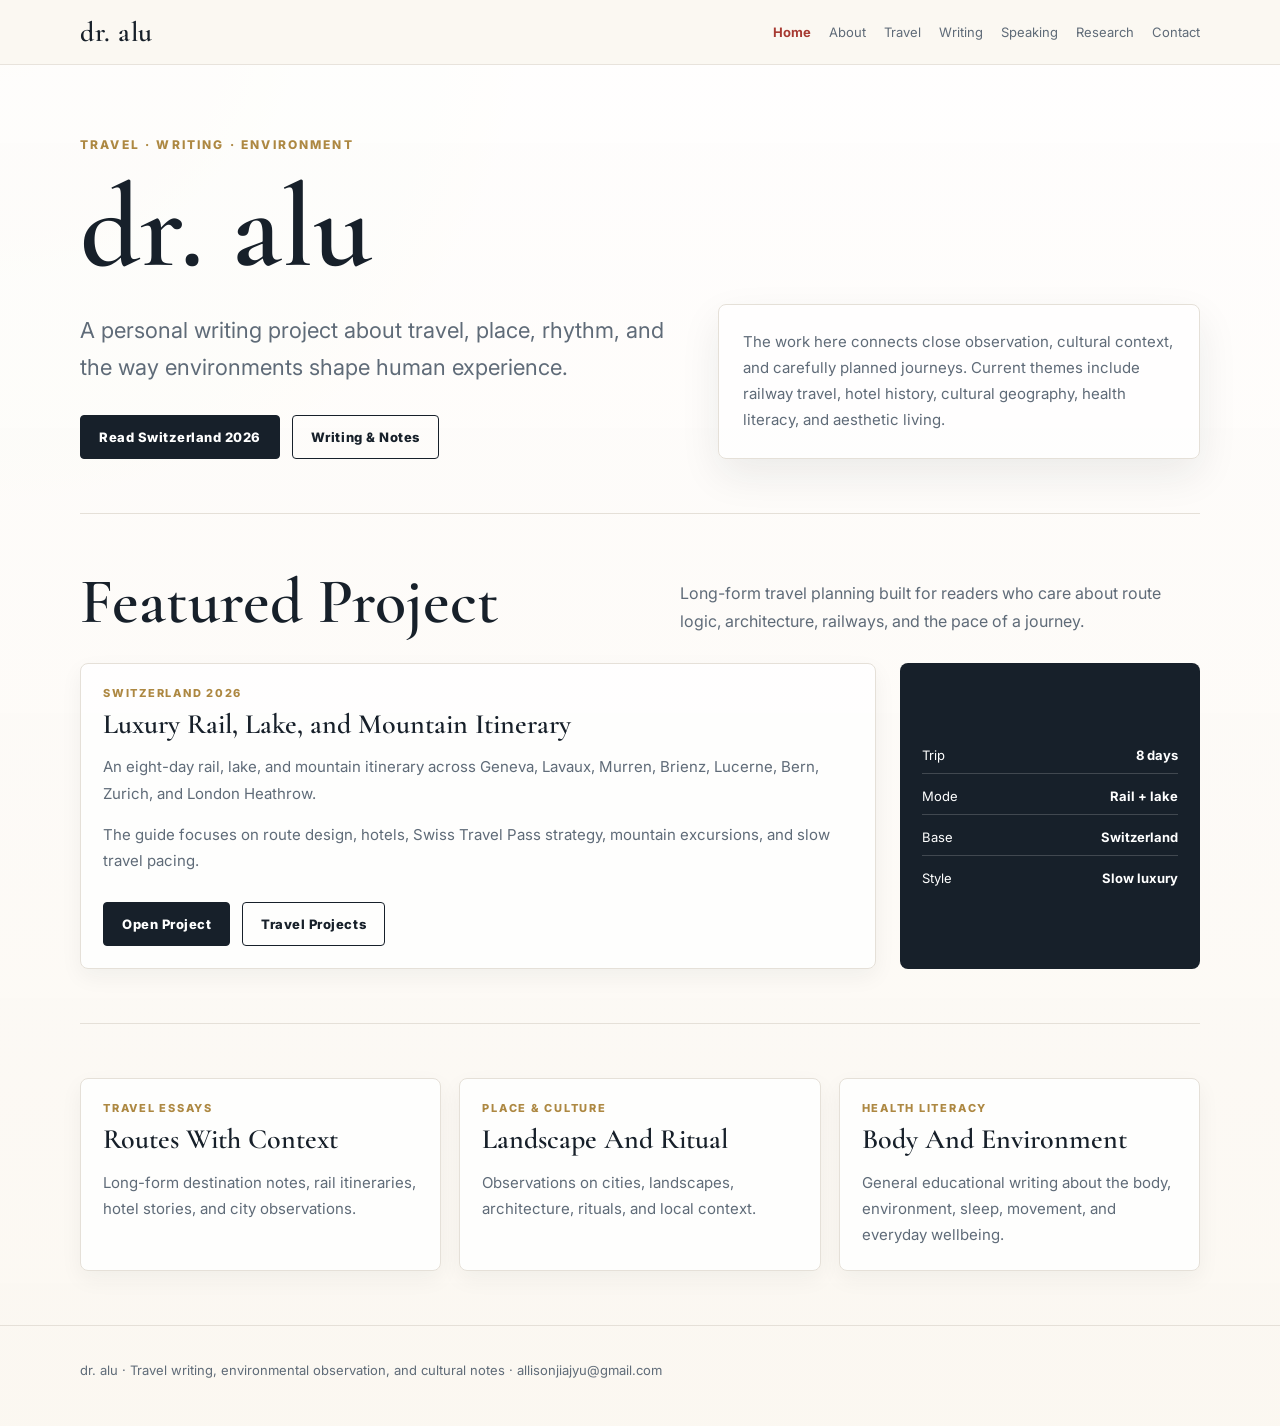
<file: personal/index.html>
<!doctype html>
<html lang="zh-Hant">
<head>
  <meta charset="utf-8">
  <meta name="viewport" content="width=device-width, initial-scale=1">
  <title>dr. alu | Travel Writing, Environmental Observation, Switzerland Itinerary</title>
  <meta name="description" content="dr. alu is a personal writing project exploring travel, environmental observation, cultural geography, health literacy, and slow travel planning.">
  <link rel="canonical" href="https://allisonotter.github.io/Switzerland_2026/personal/">
  <link rel="preconnect" href="https://fonts.googleapis.com">
  <link rel="preconnect" href="https://fonts.gstatic.com" crossorigin>
  <link href="https://fonts.googleapis.com/css2?family=Cormorant+Garamond:wght@500;600&family=Inter:wght@400;600;700;800&family=Noto+Sans+TC:wght@400;600;700;800&display=swap" rel="stylesheet">
  <link rel="stylesheet" href="./assets/personal.css">
</head>
<body>
  <div class="site-shell">
    <header class="topbar">
      <div class="topbar-inner">
        <a class="brand" href="./index.html">dr. alu</a>
        <nav class="nav">
          <a class="active" href="./index.html">Home</a>
          <a href="./about.html">About</a>
          <a href="./travel.html">Travel</a>
          <a href="./writings.html">Writing</a>
          <a href="./speaking.html">Speaking</a>
          <a href="./research.html">Research</a>
          <a href="./contact.html">Contact</a>
        </nav>
      </div>
    </header>

    <main class="wrap">
      <section class="hero">
        <div>
          <div class="eyebrow">Travel · Writing · Environment</div>
          <h1>dr. alu</h1>
          <p class="lead">A personal writing project about travel, place, rhythm, and the way environments shape human experience.</p>
          <div class="actions">
            <a class="btn primary" href="../index.html" target="_blank" rel="noopener">Read Switzerland 2026</a>
            <a class="btn" href="./writings.html">Writing & Notes</a>
          </div>
        </div>
        <aside class="hero-card">
          <p>The work here connects close observation, cultural context, and carefully planned journeys. Current themes include railway travel, hotel history, cultural geography, health literacy, and aesthetic living.</p>
        </aside>
      </section>

      <section class="section">
        <div class="section-head">
          <h2>Featured Project</h2>
          <p>Long-form travel planning built for readers who care about route logic, architecture, railways, and the pace of a journey.</p>
        </div>
        <article class="project">
          <div class="card">
            <div class="k">Switzerland 2026</div>
            <h3>Luxury Rail, Lake, and Mountain Itinerary</h3>
            <p>An eight-day rail, lake, and mountain itinerary across Geneva, Lavaux, Murren, Brienz, Lucerne, Bern, Zurich, and London Heathrow.</p>
            <p>The guide focuses on route design, hotels, Swiss Travel Pass strategy, mountain excursions, and slow travel pacing.</p>
            <div class="actions">
              <a class="btn primary" href="../index.html" target="_blank" rel="noopener">Open Project</a>
              <a class="btn" href="./travel.html">Travel Projects</a>
            </div>
          </div>
          <div class="stat">
            <div class="stat-row"><span>Trip</span><strong>8 days</strong></div>
            <div class="stat-row"><span>Mode</span><strong>Rail + lake</strong></div>
            <div class="stat-row"><span>Base</span><strong>Switzerland</strong></div>
            <div class="stat-row"><span>Style</span><strong>Slow luxury</strong></div>
          </div>
        </article>
      </section>

      <section class="section">
        <div class="grid">
          <article class="card">
            <div class="k">Travel Essays</div>
            <h3>Routes With Context</h3>
            <p>Long-form destination notes, rail itineraries, hotel stories, and city observations.</p>
          </article>
          <article class="card">
            <div class="k">Place & Culture</div>
            <h3>Landscape And Ritual</h3>
            <p>Observations on cities, landscapes, architecture, rituals, and local context.</p>
          </article>
          <article class="card">
            <div class="k">Health Literacy</div>
            <h3>Body And Environment</h3>
            <p>General educational writing about the body, environment, sleep, movement, and everyday wellbeing.</p>
          </article>
        </div>
      </section>
    </main>

    <footer class="footer">
      <div class="wrap">dr. alu · Travel writing, environmental observation, and cultural notes · allisonjiajyu@gmail.com</div>
    </footer>
  </div>
</body>
</html>
</file>
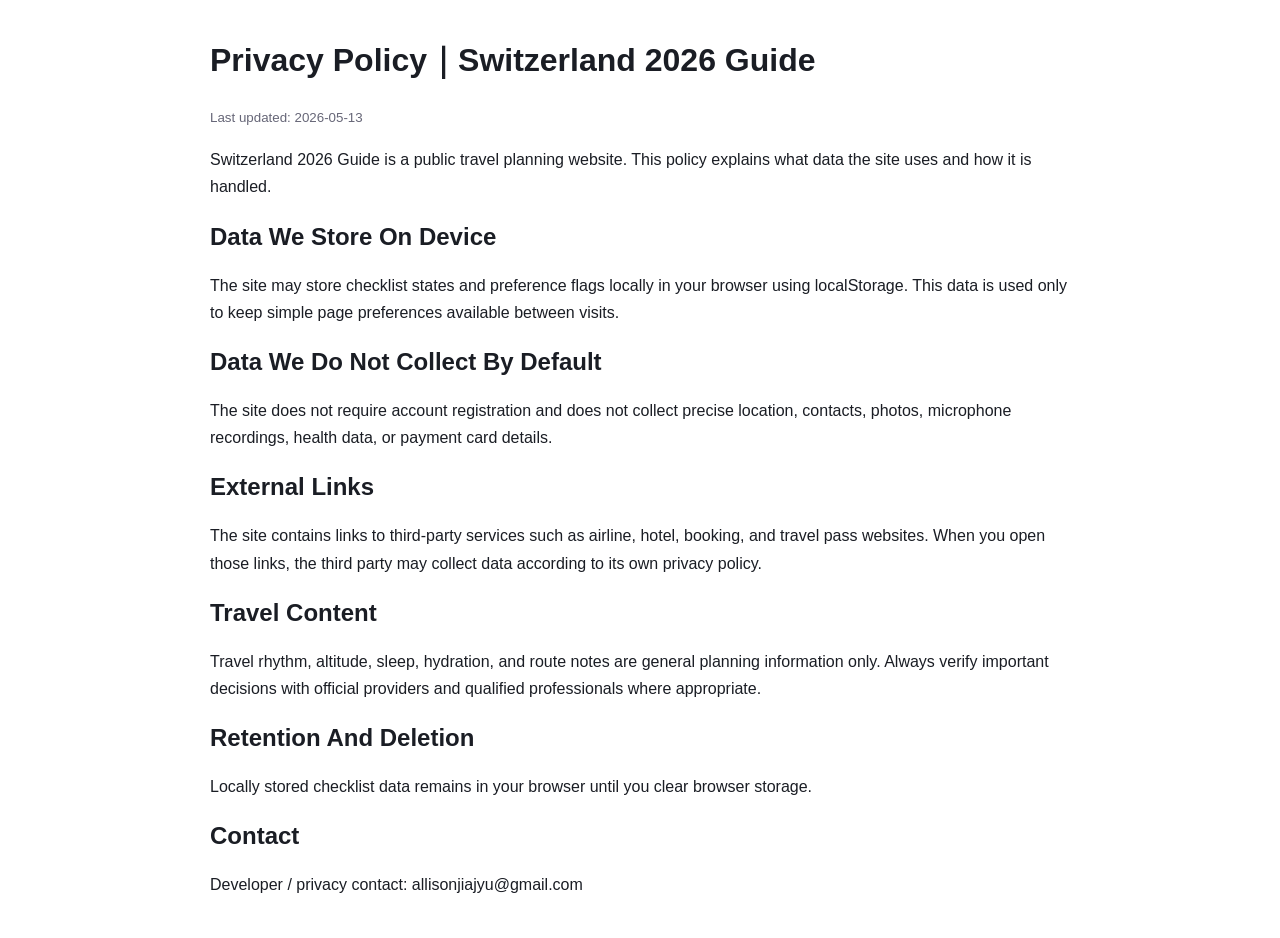
<file: legal/privacy.html>
<!doctype html>
<html lang="zh-Hant">
<head>
  <meta charset="utf-8">
  <meta name="viewport" content="width=device-width, initial-scale=1">
  <title>Privacy Policy｜Switzerland 2026 Guide</title>
  <style>body{font-family:-apple-system,BlinkMacSystemFont,"Noto Sans TC",sans-serif;line-height:1.7;max-width:860px;margin:40px auto;padding:0 20px;color:#1a1d24}h1,h2{line-height:1.3}small{color:#667}</style>
</head>
<body>
  <h1>Privacy Policy｜Switzerland 2026 Guide</h1>
  <small>Last updated: 2026-05-13</small>
  <p>Switzerland 2026 Guide is a public travel planning website. This policy explains what data the site uses and how it is handled.</p>
  <h2>Data We Store On Device</h2>
  <p>The site may store checklist states and preference flags locally in your browser using localStorage. This data is used only to keep simple page preferences available between visits.</p>
  <h2>Data We Do Not Collect By Default</h2>
  <p>The site does not require account registration and does not collect precise location, contacts, photos, microphone recordings, health data, or payment card details.</p>
  <h2>External Links</h2>
  <p>The site contains links to third-party services such as airline, hotel, booking, and travel pass websites. When you open those links, the third party may collect data according to its own privacy policy.</p>
  <h2>Travel Content</h2>
  <p>Travel rhythm, altitude, sleep, hydration, and route notes are general planning information only. Always verify important decisions with official providers and qualified professionals where appropriate.</p>
  <h2>Retention And Deletion</h2>
  <p>Locally stored checklist data remains in your browser until you clear browser storage.</p>
  <h2>Contact</h2>
  <p>Developer / privacy contact: allisonjiajyu@gmail.com</p>
</body>
</html>
</file>
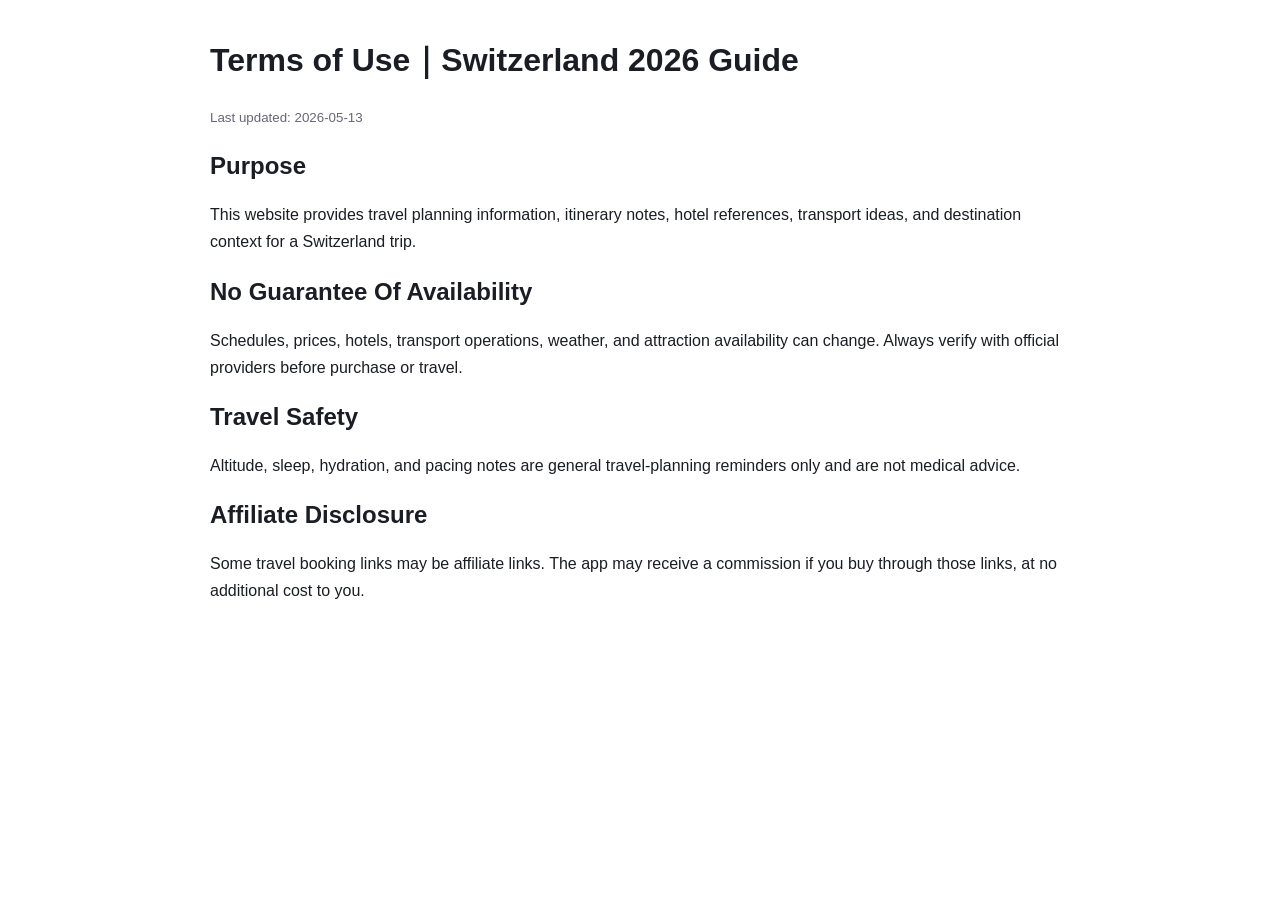
<file: legal/terms.html>
<!doctype html>
<html lang="zh-Hant">
<head>
  <meta charset="utf-8">
  <meta name="viewport" content="width=device-width, initial-scale=1">
  <title>Terms of Use｜Switzerland 2026 Guide</title>
  <style>body{font-family:-apple-system,BlinkMacSystemFont,"Noto Sans TC",sans-serif;line-height:1.7;max-width:860px;margin:40px auto;padding:0 20px;color:#1a1d24}h1,h2{line-height:1.3}small{color:#667}</style>
</head>
<body>
  <h1>Terms of Use｜Switzerland 2026 Guide</h1>
  <small>Last updated: 2026-05-13</small>
  <h2>Purpose</h2>
  <p>This website provides travel planning information, itinerary notes, hotel references, transport ideas, and destination context for a Switzerland trip.</p>
  <h2>No Guarantee Of Availability</h2>
  <p>Schedules, prices, hotels, transport operations, weather, and attraction availability can change. Always verify with official providers before purchase or travel.</p>
  <h2>Travel Safety</h2>
  <p>Altitude, sleep, hydration, and pacing notes are general travel-planning reminders only and are not medical advice.</p>
  <h2>Affiliate Disclosure</h2>
  <p>Some travel booking links may be affiliate links. The app may receive a commission if you buy through those links, at no additional cost to you.</p>
</body>
</html>
</file>
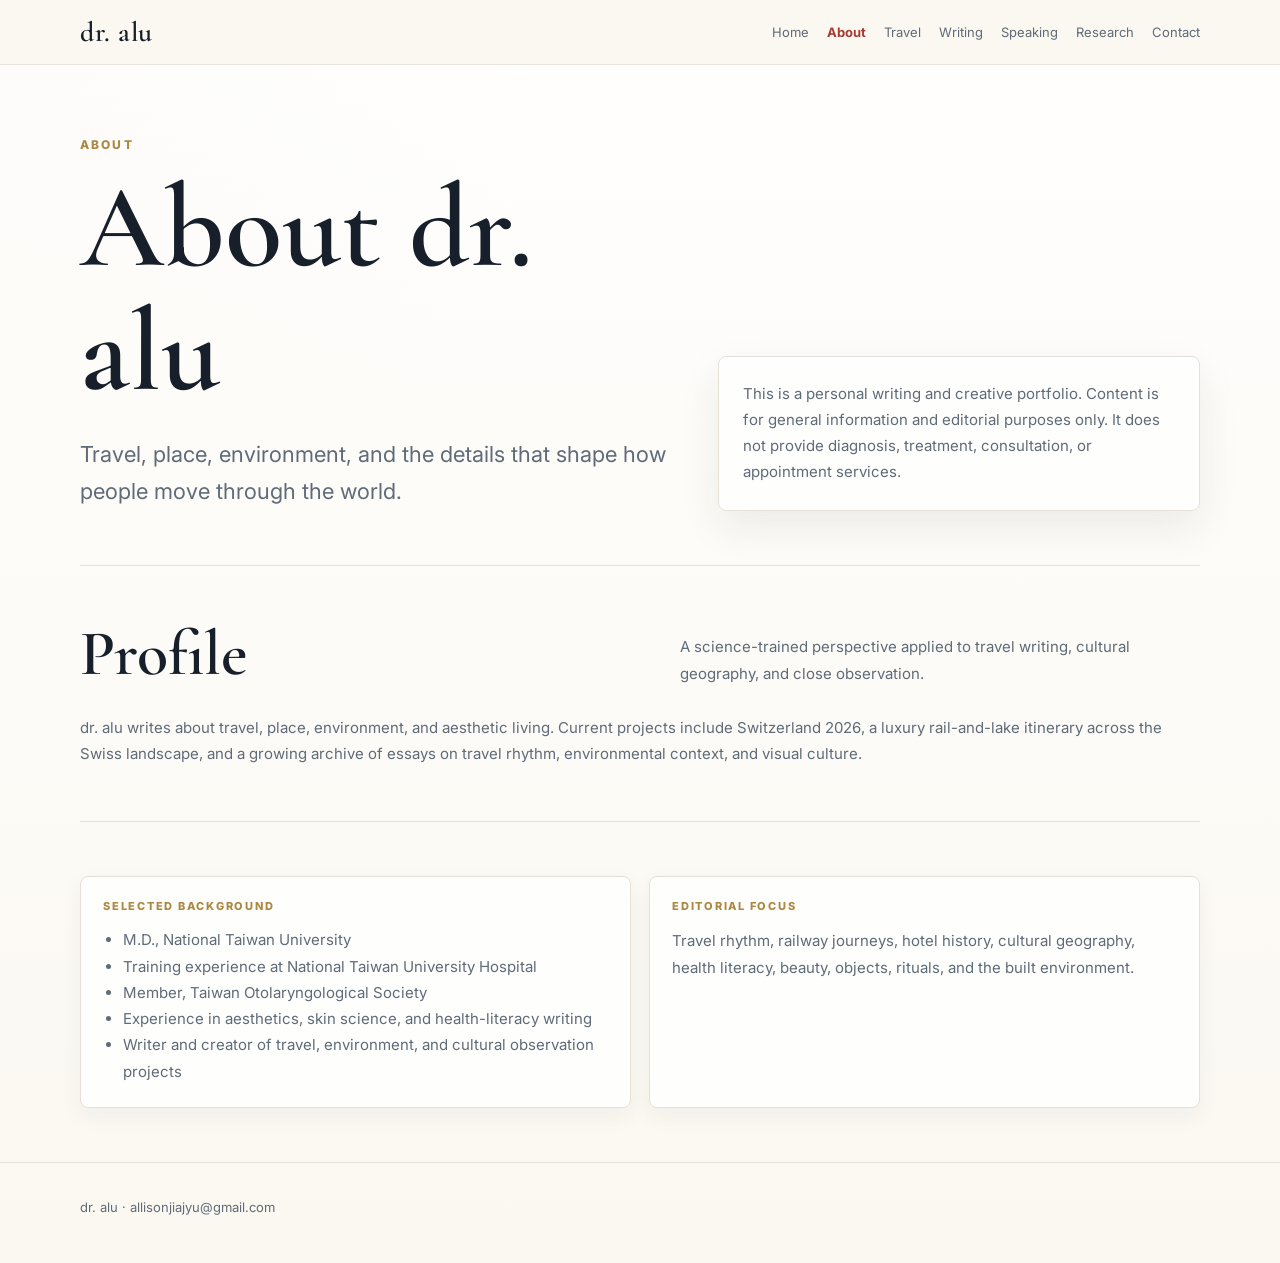
<file: personal/about.html>
<!doctype html>
<html lang="zh-Hant">
<head>
  <meta charset="utf-8">
  <meta name="viewport" content="width=device-width, initial-scale=1">
  <title>About dr. alu | Travel, Writing, Environment</title>
  <meta name="description" content="About dr. alu, a personal writing project about travel, place, environment, and aesthetic observation.">
  <link rel="canonical" href="https://allisonotter.github.io/Switzerland_2026/personal/about.html">
  <link rel="preconnect" href="https://fonts.googleapis.com">
  <link rel="preconnect" href="https://fonts.gstatic.com" crossorigin>
  <link href="https://fonts.googleapis.com/css2?family=Cormorant+Garamond:wght@500;600&family=Inter:wght@400;600;700;800&family=Noto+Sans+TC:wght@400;600;700;800&display=swap" rel="stylesheet">
  <link rel="stylesheet" href="./assets/personal.css">
</head>
<body>
  <header class="topbar"><div class="topbar-inner"><a class="brand" href="./index.html">dr. alu</a><nav class="nav"><a href="./index.html">Home</a><a class="active" href="./about.html">About</a><a href="./travel.html">Travel</a><a href="./writings.html">Writing</a><a href="./speaking.html">Speaking</a><a href="./research.html">Research</a><a href="./contact.html">Contact</a></nav></div></header>
  <main class="wrap">
    <section class="hero">
      <div>
        <div class="eyebrow">About</div>
        <h1>About dr. alu</h1>
        <p class="lead">Travel, place, environment, and the details that shape how people move through the world.</p>
      </div>
      <aside class="hero-card"><p>This is a personal writing and creative portfolio. Content is for general information and editorial purposes only. It does not provide diagnosis, treatment, consultation, or appointment services.</p></aside>
    </section>
    <section class="section copy">
      <div class="section-head">
        <h2>Profile</h2>
        <p>A science-trained perspective applied to travel writing, cultural geography, and close observation.</p>
      </div>
      <p>dr. alu writes about travel, place, environment, and aesthetic living. Current projects include Switzerland 2026, a luxury rail-and-lake itinerary across the Swiss landscape, and a growing archive of essays on travel rhythm, environmental context, and visual culture.</p>
    </section>
    <section class="section">
      <div class="grid two">
        <article class="card">
          <div class="k">Selected Background</div>
          <ul class="list">
            <li>M.D., National Taiwan University</li>
            <li>Training experience at National Taiwan University Hospital</li>
            <li>Member, Taiwan Otolaryngological Society</li>
            <li>Experience in aesthetics, skin science, and health-literacy writing</li>
            <li>Writer and creator of travel, environment, and cultural observation projects</li>
          </ul>
        </article>
        <article class="card">
          <div class="k">Editorial Focus</div>
          <p>Travel rhythm, railway journeys, hotel history, cultural geography, health literacy, beauty, objects, rituals, and the built environment.</p>
        </article>
      </div>
    </section>
  </main>
  <footer class="footer"><div class="wrap">dr. alu · allisonjiajyu@gmail.com</div></footer>
</body>
</html>
</file>
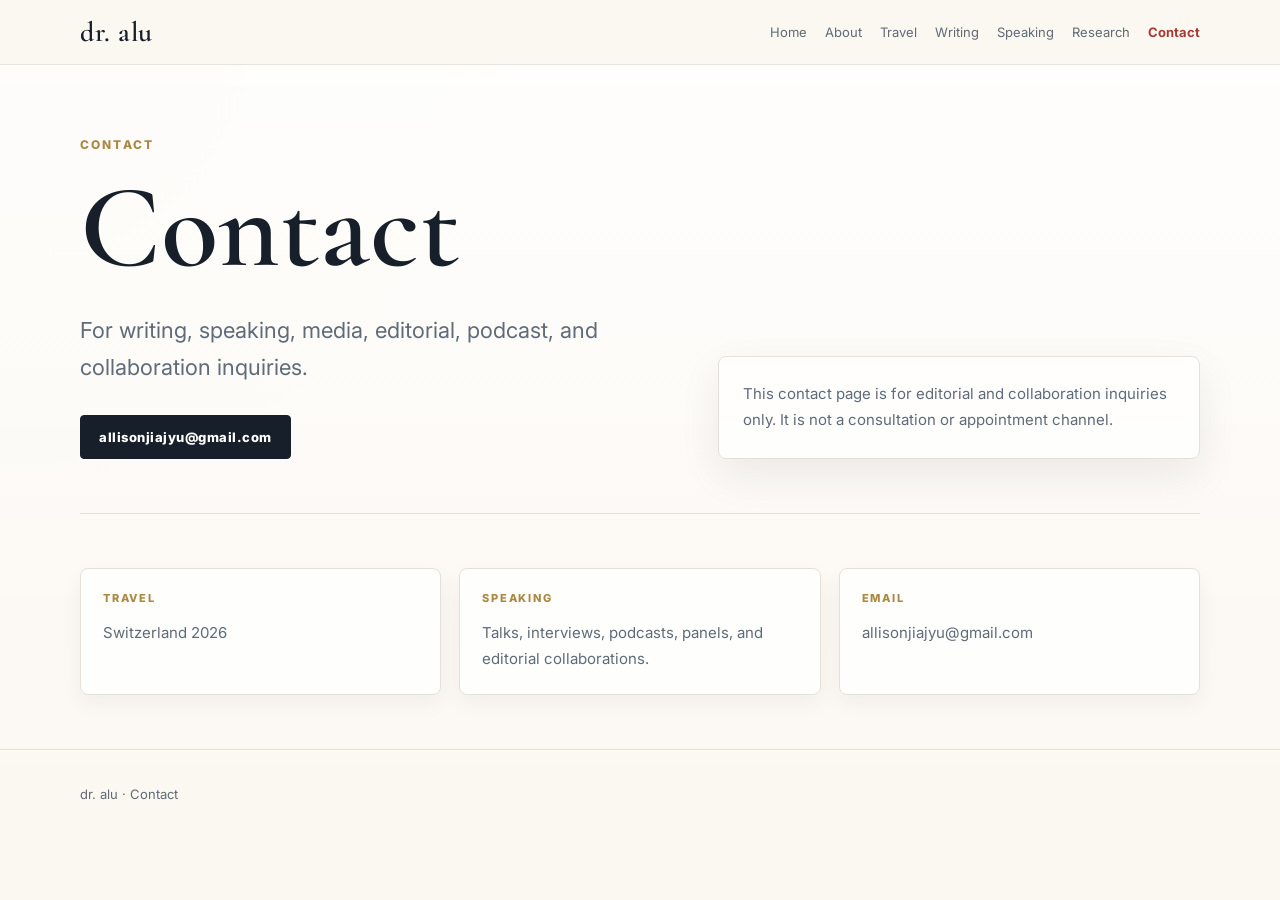
<file: personal/contact.html>
<!doctype html>
<html lang="zh-Hant">
<head>
  <meta charset="utf-8">
  <meta name="viewport" content="width=device-width, initial-scale=1">
  <title>Contact | dr. alu</title>
  <meta name="description" content="Contact dr. alu for writing, speaking, media, editorial, podcast, and collaboration inquiries.">
  <link rel="canonical" href="https://allisonotter.github.io/Switzerland_2026/personal/contact.html">
  <link rel="preconnect" href="https://fonts.googleapis.com">
  <link rel="preconnect" href="https://fonts.gstatic.com" crossorigin>
  <link href="https://fonts.googleapis.com/css2?family=Cormorant+Garamond:wght@500;600&family=Inter:wght@400;600;700;800&family=Noto+Sans+TC:wght@400;600;700;800&display=swap" rel="stylesheet">
  <link rel="stylesheet" href="./assets/personal.css">
</head>
<body>
  <header class="topbar"><div class="topbar-inner"><a class="brand" href="./index.html">dr. alu</a><nav class="nav"><a href="./index.html">Home</a><a href="./about.html">About</a><a href="./travel.html">Travel</a><a href="./writings.html">Writing</a><a href="./speaking.html">Speaking</a><a href="./research.html">Research</a><a class="active" href="./contact.html">Contact</a></nav></div></header>
  <main class="wrap">
    <section class="hero">
      <div>
        <div class="eyebrow">Contact</div>
        <h1>Contact</h1>
        <p class="lead">For writing, speaking, media, editorial, podcast, and collaboration inquiries.</p>
        <div class="actions"><a class="btn primary" href="mailto:allisonjiajyu@gmail.com">allisonjiajyu@gmail.com</a></div>
      </div>
      <aside class="hero-card"><p>This contact page is for editorial and collaboration inquiries only. It is not a consultation or appointment channel.</p></aside>
    </section>
    <section class="section">
      <div class="grid">
        <article class="card"><div class="k">Travel</div><p><a href="../index.html" target="_blank" rel="noopener">Switzerland 2026</a></p></article>
        <article class="card"><div class="k">Speaking</div><p>Talks, interviews, podcasts, panels, and editorial collaborations.</p></article>
        <article class="card"><div class="k">Email</div><p>allisonjiajyu@gmail.com</p></article>
      </div>
    </section>
  </main>
  <footer class="footer"><div class="wrap">dr. alu · Contact</div></footer>
</body>
</html>
</file>
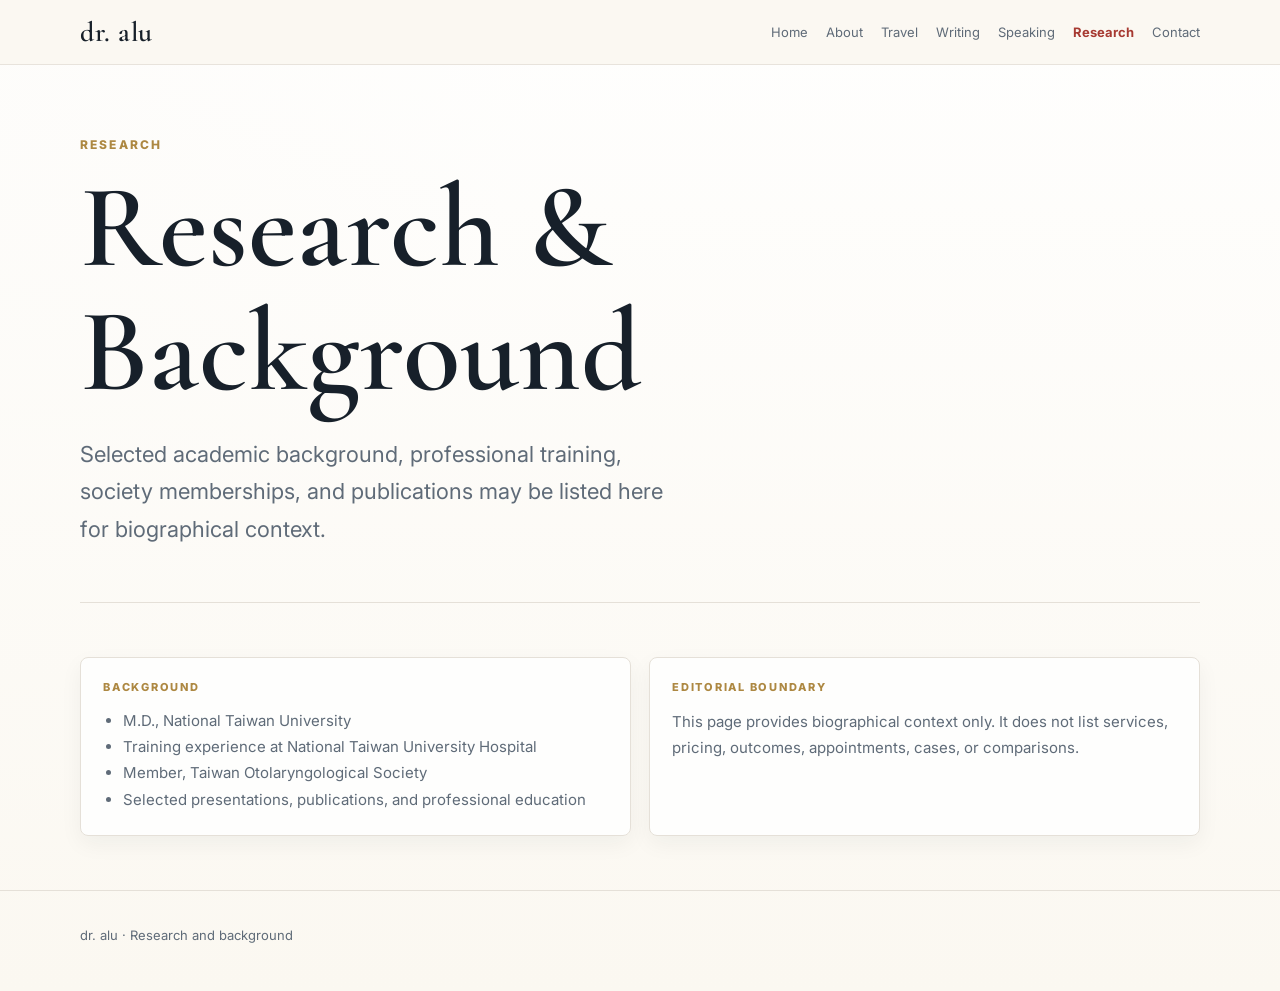
<file: personal/research.html>
<!doctype html>
<html lang="zh-Hant">
<head>
  <meta charset="utf-8">
  <meta name="viewport" content="width=device-width, initial-scale=1">
  <title>Research & Background | dr. alu</title>
  <meta name="description" content="Selected academic background, professional training, society memberships, and publications for dr. alu.">
  <link rel="canonical" href="https://allisonotter.github.io/Switzerland_2026/personal/research.html">
  <link rel="preconnect" href="https://fonts.googleapis.com">
  <link rel="preconnect" href="https://fonts.gstatic.com" crossorigin>
  <link href="https://fonts.googleapis.com/css2?family=Cormorant+Garamond:wght@500;600&family=Inter:wght@400;600;700;800&family=Noto+Sans+TC:wght@400;600;700;800&display=swap" rel="stylesheet">
  <link rel="stylesheet" href="./assets/personal.css">
</head>
<body>
  <header class="topbar"><div class="topbar-inner"><a class="brand" href="./index.html">dr. alu</a><nav class="nav"><a href="./index.html">Home</a><a href="./about.html">About</a><a href="./travel.html">Travel</a><a href="./writings.html">Writing</a><a href="./speaking.html">Speaking</a><a class="active" href="./research.html">Research</a><a href="./contact.html">Contact</a></nav></div></header>
  <main class="wrap">
    <section class="hero">
      <div>
        <div class="eyebrow">Research</div>
        <h1>Research & Background</h1>
        <p class="lead">Selected academic background, professional training, society memberships, and publications may be listed here for biographical context.</p>
      </div>
    </section>
    <section class="section">
      <div class="grid two">
        <article class="card">
          <div class="k">Background</div>
          <ul class="list">
            <li>M.D., National Taiwan University</li>
            <li>Training experience at National Taiwan University Hospital</li>
            <li>Member, Taiwan Otolaryngological Society</li>
            <li>Selected presentations, publications, and professional education</li>
          </ul>
        </article>
        <article class="card">
          <div class="k">Editorial Boundary</div>
          <p>This page provides biographical context only. It does not list services, pricing, outcomes, appointments, cases, or comparisons.</p>
        </article>
      </div>
    </section>
  </main>
  <footer class="footer"><div class="wrap">dr. alu · Research and background</div></footer>
</body>
</html>
</file>
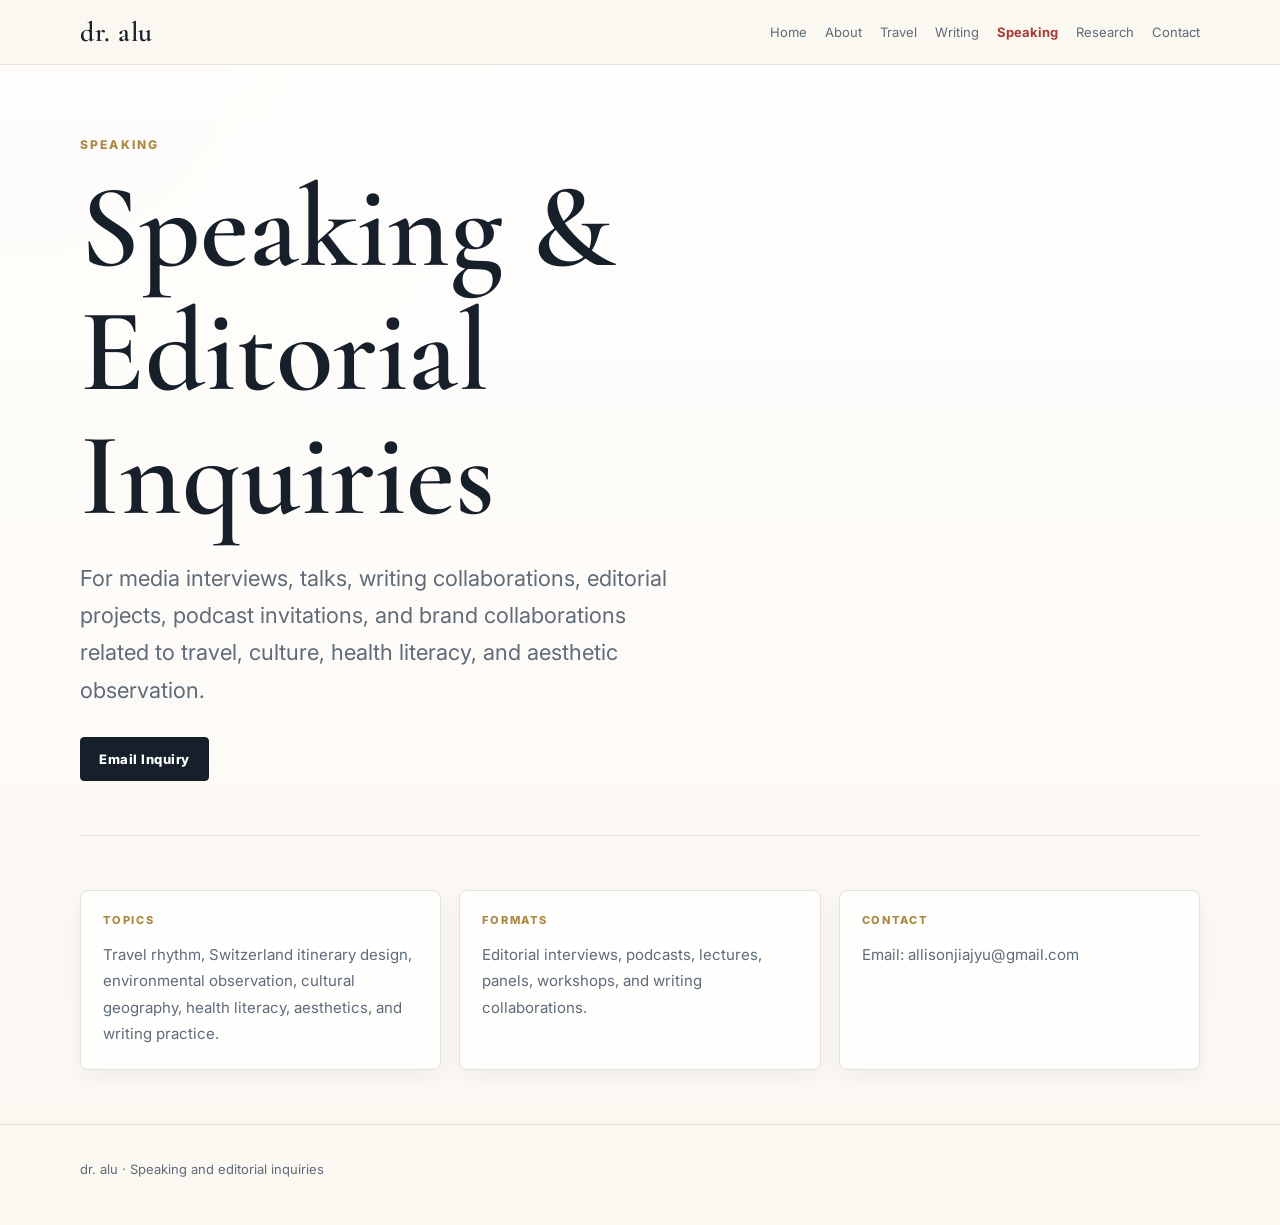
<file: personal/speaking.html>
<!doctype html>
<html lang="zh-Hant">
<head>
  <meta charset="utf-8">
  <meta name="viewport" content="width=device-width, initial-scale=1">
  <title>Speaking & Editorial Inquiries | dr. alu</title>
  <meta name="description" content="Speaking, editorial, podcast, media, and collaboration inquiries for dr. alu.">
  <link rel="canonical" href="https://allisonotter.github.io/Switzerland_2026/personal/speaking.html">
  <link rel="preconnect" href="https://fonts.googleapis.com">
  <link rel="preconnect" href="https://fonts.gstatic.com" crossorigin>
  <link href="https://fonts.googleapis.com/css2?family=Cormorant+Garamond:wght@500;600&family=Inter:wght@400;600;700;800&family=Noto+Sans+TC:wght@400;600;700;800&display=swap" rel="stylesheet">
  <link rel="stylesheet" href="./assets/personal.css">
</head>
<body>
  <header class="topbar"><div class="topbar-inner"><a class="brand" href="./index.html">dr. alu</a><nav class="nav"><a href="./index.html">Home</a><a href="./about.html">About</a><a href="./travel.html">Travel</a><a href="./writings.html">Writing</a><a class="active" href="./speaking.html">Speaking</a><a href="./research.html">Research</a><a href="./contact.html">Contact</a></nav></div></header>
  <main class="wrap">
    <section class="hero">
      <div>
        <div class="eyebrow">Speaking</div>
        <h1>Speaking & Editorial Inquiries</h1>
        <p class="lead">For media interviews, talks, writing collaborations, editorial projects, podcast invitations, and brand collaborations related to travel, culture, health literacy, and aesthetic observation.</p>
        <div class="actions"><a class="btn primary" href="mailto:allisonjiajyu@gmail.com">Email Inquiry</a></div>
      </div>
    </section>
    <section class="section">
      <div class="grid">
        <article class="card"><div class="k">Topics</div><p>Travel rhythm, Switzerland itinerary design, environmental observation, cultural geography, health literacy, aesthetics, and writing practice.</p></article>
        <article class="card"><div class="k">Formats</div><p>Editorial interviews, podcasts, lectures, panels, workshops, and writing collaborations.</p></article>
        <article class="card"><div class="k">Contact</div><p>Email: allisonjiajyu@gmail.com</p></article>
      </div>
    </section>
  </main>
  <footer class="footer"><div class="wrap">dr. alu · Speaking and editorial inquiries</div></footer>
</body>
</html>
</file>
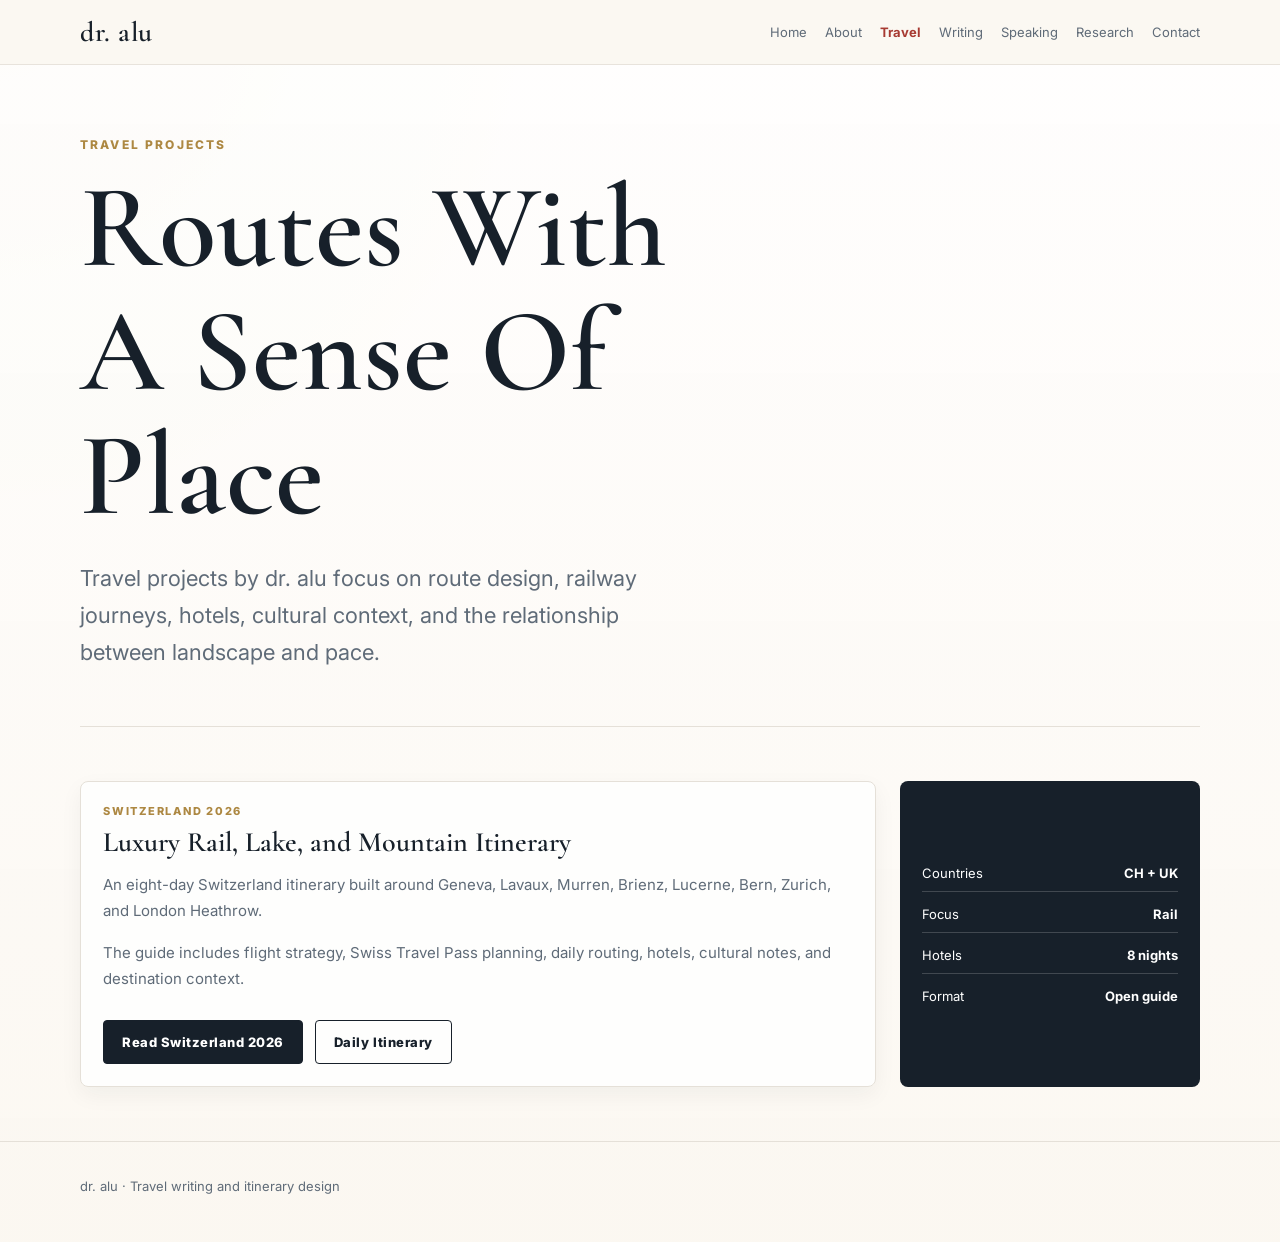
<file: personal/travel.html>
<!doctype html>
<html lang="zh-Hant">
<head>
  <meta charset="utf-8">
  <meta name="viewport" content="width=device-width, initial-scale=1">
  <title>Travel Projects | dr. alu</title>
  <meta name="description" content="Travel projects by dr. alu, including Switzerland 2026, a luxury rail, lake, and mountain itinerary.">
  <link rel="canonical" href="https://allisonotter.github.io/Switzerland_2026/personal/travel.html">
  <link rel="preconnect" href="https://fonts.googleapis.com">
  <link rel="preconnect" href="https://fonts.gstatic.com" crossorigin>
  <link href="https://fonts.googleapis.com/css2?family=Cormorant+Garamond:wght@500;600&family=Inter:wght@400;600;700;800&family=Noto+Sans+TC:wght@400;600;700;800&display=swap" rel="stylesheet">
  <link rel="stylesheet" href="./assets/personal.css">
</head>
<body>
  <header class="topbar"><div class="topbar-inner"><a class="brand" href="./index.html">dr. alu</a><nav class="nav"><a href="./index.html">Home</a><a href="./about.html">About</a><a class="active" href="./travel.html">Travel</a><a href="./writings.html">Writing</a><a href="./speaking.html">Speaking</a><a href="./research.html">Research</a><a href="./contact.html">Contact</a></nav></div></header>
  <main class="wrap">
    <section class="hero">
      <div>
        <div class="eyebrow">Travel Projects</div>
        <h1>Routes With A Sense Of Place</h1>
        <p class="lead">Travel projects by dr. alu focus on route design, railway journeys, hotels, cultural context, and the relationship between landscape and pace.</p>
      </div>
    </section>
    <section class="section">
      <article class="project">
        <div class="card">
          <div class="k">Switzerland 2026</div>
          <h3>Luxury Rail, Lake, and Mountain Itinerary</h3>
          <p>An eight-day Switzerland itinerary built around Geneva, Lavaux, Murren, Brienz, Lucerne, Bern, Zurich, and London Heathrow.</p>
          <p>The guide includes flight strategy, Swiss Travel Pass planning, daily routing, hotels, cultural notes, and destination context.</p>
          <div class="actions">
            <a class="btn primary" href="../index.html" target="_blank" rel="noopener">Read Switzerland 2026</a>
            <a class="btn" href="../daily.html" target="_blank" rel="noopener">Daily Itinerary</a>
          </div>
        </div>
        <div class="stat">
          <div class="stat-row"><span>Countries</span><strong>CH + UK</strong></div>
          <div class="stat-row"><span>Focus</span><strong>Rail</strong></div>
          <div class="stat-row"><span>Hotels</span><strong>8 nights</strong></div>
          <div class="stat-row"><span>Format</span><strong>Open guide</strong></div>
        </div>
      </article>
    </section>
  </main>
  <footer class="footer"><div class="wrap">dr. alu · Travel writing and itinerary design</div></footer>
</body>
</html>
</file>
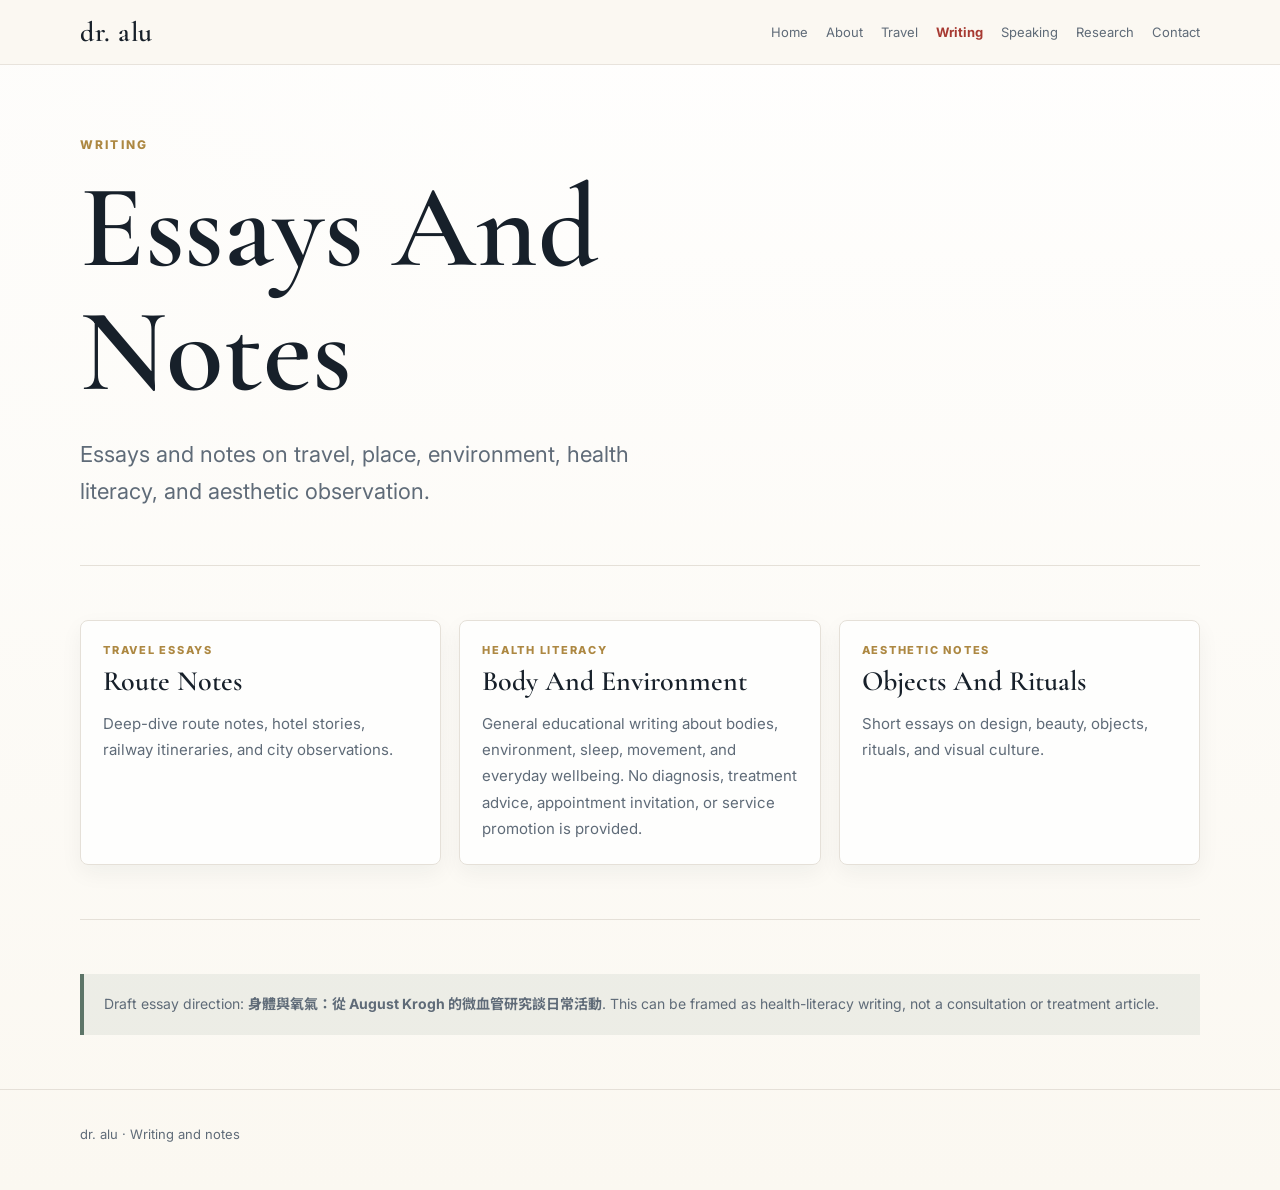
<file: personal/writings.html>
<!doctype html>
<html lang="zh-Hant">
<head>
  <meta charset="utf-8">
  <meta name="viewport" content="width=device-width, initial-scale=1">
  <title>Writing | dr. alu</title>
  <meta name="description" content="Essays and notes by dr. alu on travel, place, environment, health literacy, and aesthetic observation.">
  <link rel="canonical" href="https://allisonotter.github.io/Switzerland_2026/personal/writings.html">
  <link rel="preconnect" href="https://fonts.googleapis.com">
  <link rel="preconnect" href="https://fonts.gstatic.com" crossorigin>
  <link href="https://fonts.googleapis.com/css2?family=Cormorant+Garamond:wght@500;600&family=Inter:wght@400;600;700;800&family=Noto+Sans+TC:wght@400;600;700;800&display=swap" rel="stylesheet">
  <link rel="stylesheet" href="./assets/personal.css">
</head>
<body>
  <header class="topbar"><div class="topbar-inner"><a class="brand" href="./index.html">dr. alu</a><nav class="nav"><a href="./index.html">Home</a><a href="./about.html">About</a><a href="./travel.html">Travel</a><a class="active" href="./writings.html">Writing</a><a href="./speaking.html">Speaking</a><a href="./research.html">Research</a><a href="./contact.html">Contact</a></nav></div></header>
  <main class="wrap">
    <section class="hero">
      <div>
        <div class="eyebrow">Writing</div>
        <h1>Essays And Notes</h1>
        <p class="lead">Essays and notes on travel, place, environment, health literacy, and aesthetic observation.</p>
      </div>
    </section>
    <section class="section">
      <div class="grid">
        <article class="card">
          <div class="k">Travel Essays</div>
          <h3>Route Notes</h3>
          <p>Deep-dive route notes, hotel stories, railway itineraries, and city observations.</p>
        </article>
        <article class="card">
          <div class="k">Health Literacy</div>
          <h3>Body And Environment</h3>
          <p>General educational writing about bodies, environment, sleep, movement, and everyday wellbeing. No diagnosis, treatment advice, appointment invitation, or service promotion is provided.</p>
        </article>
        <article class="card">
          <div class="k">Aesthetic Notes</div>
          <h3>Objects And Rituals</h3>
          <p>Short essays on design, beauty, objects, rituals, and visual culture.</p>
        </article>
      </div>
    </section>
    <section class="section">
      <div class="note">Draft essay direction: <strong>身體與氧氣：從 August Krogh 的微血管研究談日常活動</strong>. This can be framed as health-literacy writing, not a consultation or treatment article.</div>
    </section>
  </main>
  <footer class="footer"><div class="wrap">dr. alu · Writing and notes</div></footer>
</body>
</html>
</file>
<file: personal/assets/personal.css>
:root {
  --ink: #17202a;
  --muted: #5f6b78;
  --line: #e5e0d8;
  --paper: #fbf8f1;
  --white: #fff;
  --accent: #a73a32;
  --gold: #ad8842;
  --sage: #5d7568;
  --shadow: 0 16px 40px rgba(23, 32, 42, .08);
}

* { box-sizing: border-box; }

html {
  background: var(--paper);
  color: var(--ink);
  font-family: Inter, "Noto Sans TC", system-ui, -apple-system, BlinkMacSystemFont, sans-serif;
}

body {
  margin: 0;
  background:
    linear-gradient(180deg, rgba(255,255,255,.9), rgba(251,248,241,.92)),
    radial-gradient(circle at top left, rgba(173,136,66,.14), transparent 34rem);
}

a { color: inherit; text-decoration: none; }
a:hover { color: var(--accent); }

.site-shell {
  min-height: 100vh;
}

.topbar {
  position: sticky;
  top: 0;
  z-index: 10;
  background: rgba(251,248,241,.9);
  border-bottom: 1px solid rgba(229,224,216,.86);
  backdrop-filter: blur(14px);
}

.topbar-inner {
  width: min(1120px, calc(100% - 32px));
  margin: 0 auto;
  min-height: 64px;
  display: flex;
  align-items: center;
  justify-content: space-between;
  gap: 20px;
}

.brand {
  font-family: "Cormorant Garamond", Georgia, serif;
  font-size: 28px;
  font-weight: 600;
  letter-spacing: .02em;
}

.nav {
  display: flex;
  align-items: center;
  gap: 18px;
  font-size: 13px;
  color: var(--muted);
}

.nav a.active {
  color: var(--accent);
  font-weight: 700;
}

.wrap {
  width: min(1120px, calc(100% - 32px));
  margin: 0 auto;
}

.hero {
  padding: 72px 0 54px;
  display: grid;
  grid-template-columns: minmax(0, 1.1fr) minmax(280px, .9fr);
  gap: 48px;
  align-items: end;
}

.eyebrow {
  color: var(--gold);
  font-size: 12px;
  font-weight: 800;
  letter-spacing: .18em;
  text-transform: uppercase;
  margin-bottom: 14px;
}

h1, h2, h3 {
  font-family: "Cormorant Garamond", Georgia, serif;
  margin: 0;
  line-height: 1.05;
}

h1 {
  font-size: clamp(54px, 10vw, 118px);
  font-weight: 600;
}

h2 {
  font-size: clamp(34px, 6vw, 64px);
  font-weight: 600;
}

h3 {
  font-size: 28px;
  font-weight: 600;
}

.lead {
  margin: 22px 0 0;
  color: var(--muted);
  font-size: clamp(17px, 2vw, 22px);
  line-height: 1.7;
  max-width: 720px;
}

.hero-card {
  border: 1px solid var(--line);
  background: rgba(255,255,255,.76);
  box-shadow: var(--shadow);
  padding: 24px;
  border-radius: 8px;
}

.hero-card p {
  margin: 0;
  color: var(--muted);
  line-height: 1.75;
  font-size: 15px;
}

.actions {
  display: flex;
  flex-wrap: wrap;
  gap: 12px;
  margin-top: 28px;
}

.btn {
  display: inline-flex;
  align-items: center;
  justify-content: center;
  min-height: 44px;
  padding: 0 18px;
  border: 1px solid var(--ink);
  color: var(--ink);
  font-size: 13px;
  font-weight: 800;
  letter-spacing: .04em;
  border-radius: 4px;
}

.btn.primary {
  background: var(--ink);
  color: white;
}

.section {
  padding: 54px 0;
  border-top: 1px solid var(--line);
}

.section-head {
  display: flex;
  justify-content: space-between;
  gap: 28px;
  align-items: end;
  margin-bottom: 28px;
}

.section-head p {
  max-width: 520px;
  margin: 0;
  color: var(--muted);
  line-height: 1.7;
}

.grid {
  display: grid;
  grid-template-columns: repeat(3, minmax(0, 1fr));
  gap: 18px;
}

.grid.two { grid-template-columns: repeat(2, minmax(0, 1fr)); }

.card {
  background: rgba(255,255,255,.82);
  border: 1px solid var(--line);
  border-radius: 8px;
  padding: 22px;
  box-shadow: 0 8px 22px rgba(23, 32, 42, .05);
}

.card .k {
  color: var(--gold);
  text-transform: uppercase;
  letter-spacing: .16em;
  font-size: 11px;
  font-weight: 800;
  margin-bottom: 10px;
}

.card p, .copy p, li {
  color: var(--muted);
  line-height: 1.75;
  font-size: 15px;
}

.card p:last-child, .copy p:last-child { margin-bottom: 0; }

.project {
  display: grid;
  grid-template-columns: minmax(0, 1fr) 300px;
  gap: 24px;
  align-items: stretch;
}

.project .stat {
  background: var(--ink);
  color: white;
  border-radius: 8px;
  padding: 22px;
  display: grid;
  align-content: center;
  gap: 14px;
}

.stat-row {
  display: flex;
  justify-content: space-between;
  gap: 12px;
  border-bottom: 1px solid rgba(255,255,255,.18);
  padding-bottom: 10px;
  font-size: 13px;
}

.stat-row:last-child { border-bottom: 0; padding-bottom: 0; }

.note {
  padding: 18px 20px;
  border-left: 4px solid var(--sage);
  background: rgba(93,117,104,.09);
  color: var(--muted);
  line-height: 1.75;
  font-size: 14px;
}

.list {
  margin: 14px 0 0;
  padding-left: 20px;
}

.footer {
  padding: 36px 0 48px;
  color: var(--muted);
  font-size: 13px;
  border-top: 1px solid var(--line);
}

@media (max-width: 820px) {
  .topbar-inner { align-items: flex-start; flex-direction: column; padding: 14px 0; }
  .nav { flex-wrap: wrap; gap: 10px 14px; }
  .hero, .project { grid-template-columns: 1fr; }
  .grid, .grid.two { grid-template-columns: 1fr; }
  .section-head { display: block; }
  .section-head p { margin-top: 14px; }
}
</file>
